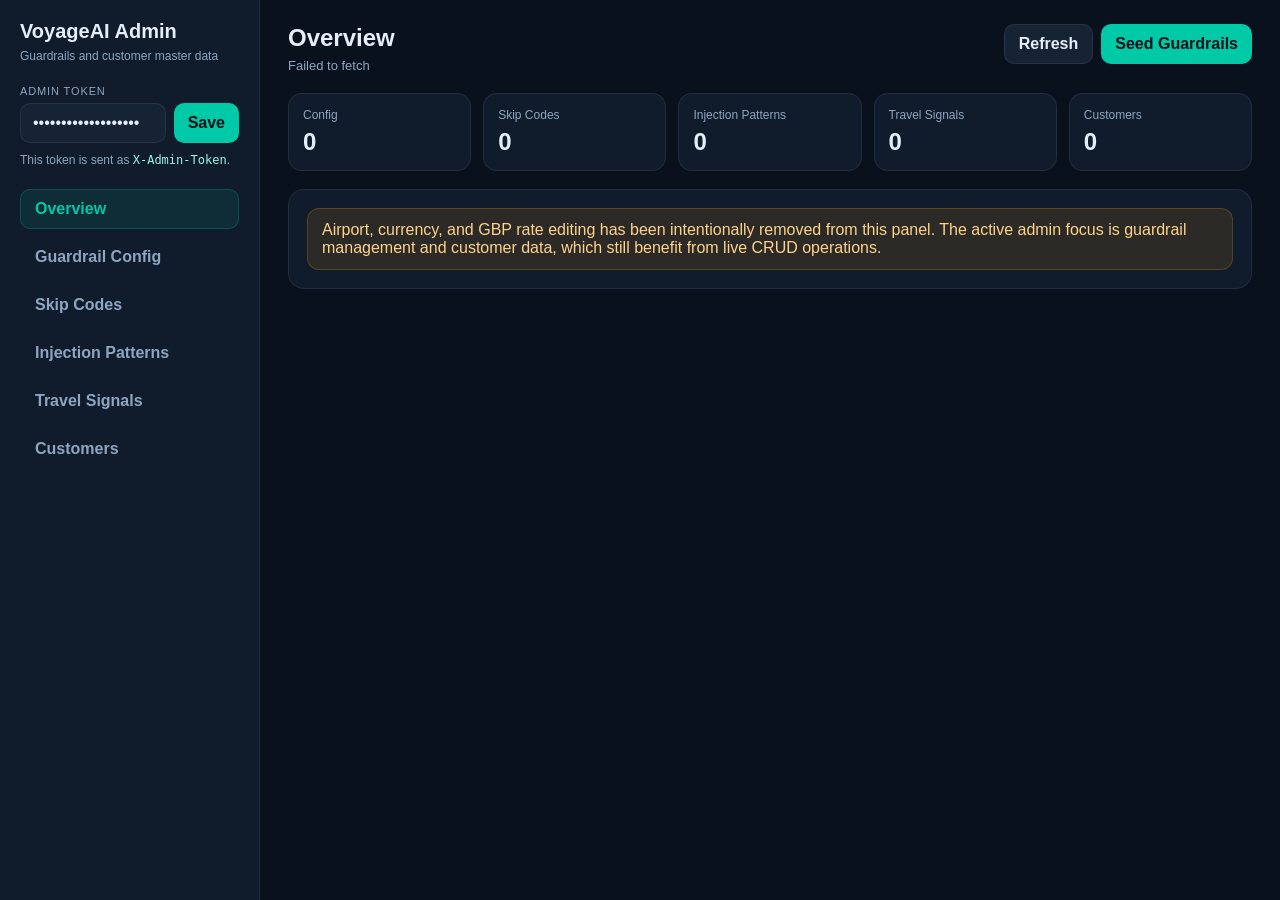
<file: frontend/admin.html>
<!DOCTYPE html>
<html lang="en">
<head>
<meta charset="UTF-8">
<meta name="viewport" content="width=device-width, initial-scale=1">
<title>VoyageAI Admin</title>
<style>
:root{
  --bg:#09111c;
  --panel:#101b2b;
  --panel2:#162335;
  --border:rgba(255,255,255,.08);
  --text:#e5eef9;
  --muted:#8ea6c2;
  --teal:#00c9a7;
  --amber:#f59e0b;
  --red:#ef4444;
  --font:Inter,Segoe UI,Arial,sans-serif;
}
*{box-sizing:border-box}
body{margin:0;background:var(--bg);color:var(--text);font-family:var(--font)}
button,input,select,textarea{font:inherit}
.layout{display:grid;grid-template-columns:260px 1fr;min-height:100vh}
.sidebar{background:var(--panel);border-right:1px solid var(--border);padding:20px}
.brand{font-size:20px;font-weight:700}
.sub{font-size:12px;color:var(--muted);margin:6px 0 22px}
.field{display:grid;gap:6px}
.field label{font-size:11px;color:var(--muted);text-transform:uppercase;letter-spacing:.08em}
input,select,textarea{width:100%;padding:10px 12px;border:1px solid var(--border);border-radius:10px;background:var(--panel2);color:var(--text)}
textarea{min-height:84px;resize:vertical}
button{border:0;border-radius:10px;padding:10px 14px;font-weight:600;cursor:pointer}
.btn-primary{background:var(--teal);color:#041019}
.btn-ghost{background:var(--panel2);color:var(--text);border:1px solid var(--border)}
.btn-danger{background:rgba(239,68,68,.14);color:#ffb9b9;border:1px solid rgba(239,68,68,.3)}
.token-wrap{display:grid;gap:10px;margin-bottom:22px}
.token-row{display:grid;grid-template-columns:1fr auto;gap:8px}
.nav{display:grid;gap:8px}
.nav button{text-align:left;background:transparent;color:var(--muted);border:1px solid transparent}
.nav button.active{background:rgba(0,201,167,.1);color:var(--teal);border-color:rgba(0,201,167,.24)}
.main{padding:24px 28px}
.topbar{display:flex;justify-content:space-between;align-items:flex-start;gap:16px;margin-bottom:20px}
.title{font-size:24px;font-weight:700}
.status{font-size:13px;color:var(--muted);margin-top:6px}
.hidden{display:none}
.stats{display:grid;grid-template-columns:repeat(auto-fit,minmax(150px,1fr));gap:12px;margin-bottom:18px}
.stat{background:var(--panel);border:1px solid var(--border);border-radius:14px;padding:14px}
.stat .k{font-size:12px;color:var(--muted)}
.stat .v{font-size:24px;font-weight:700;margin-top:6px}
.notice{background:rgba(245,158,11,.12);border:1px solid rgba(245,158,11,.22);color:#ffd38c;padding:12px 14px;border-radius:12px}
.split{display:grid;grid-template-columns:minmax(320px,430px) 1fr;gap:18px}
.card{background:var(--panel);border:1px solid var(--border);border-radius:16px;padding:18px}
.toolbar{display:flex;justify-content:space-between;align-items:center;gap:10px;flex-wrap:wrap;margin-bottom:14px}
.toolbar-left,.toolbar-right{display:flex;align-items:center;gap:10px;flex-wrap:wrap}
.form-grid{display:grid;gap:12px}
.field-row{display:grid;grid-template-columns:1fr 1fr;gap:12px}
.row-actions{display:flex;gap:8px;flex-wrap:wrap}
table{width:100%;border-collapse:collapse}
th,td{padding:12px 10px;border-bottom:1px solid rgba(255,255,255,.06);text-align:left;vertical-align:top}
th{font-size:11px;color:var(--muted);text-transform:uppercase;letter-spacing:.08em}
tr:last-child td{border-bottom:0}
.empty{padding:28px 10px;color:var(--muted);text-align:center}
.pill{display:inline-block;padding:4px 8px;border-radius:999px;background:rgba(0,201,167,.12);color:var(--teal);font-size:12px}
.pill.off{background:rgba(239,68,68,.14);color:#ffb9b9}
.small{font-size:12px;color:var(--muted)}
code{font-family:ui-monospace,SFMono-Regular,Consolas,monospace;color:#99f6e4}
@media (max-width: 980px){
  .layout{grid-template-columns:1fr}
  .sidebar{border-right:0;border-bottom:1px solid var(--border)}
  .split{grid-template-columns:1fr}
}
</style>
</head>
<body>
<div class="layout">
  <aside class="sidebar">
    <div class="brand">VoyageAI Admin</div>
    <div class="sub">Guardrails and customer master data</div>
    <div class="token-wrap">
      <div class="field">
        <label for="adminToken">Admin Token</label>
        <div class="token-row">
          <input id="adminToken" type="password" placeholder="voyageai-admin-2026">
          <button class="btn-primary" id="saveTokenBtn" type="button">Save</button>
        </div>
      </div>
      <div class="small">This token is sent as <code>X-Admin-Token</code>.</div>
    </div>
    <div class="nav">
      <button class="active" data-view="overview" type="button">Overview</button>
      <button data-view="config" type="button">Guardrail Config</button>
      <button data-view="skip" type="button">Skip Codes</button>
      <button data-view="injection" type="button">Injection Patterns</button>
      <button data-view="signals" type="button">Travel Signals</button>
      <button data-view="customers" type="button">Customers</button>
    </div>
  </aside>

  <main class="main">
    <div class="topbar">
      <div>
        <div class="title" id="pageTitle">Overview</div>
        <div class="status" id="pageStatus">Checking admin access...</div>
      </div>
      <div class="row-actions">
        <button class="btn-ghost" id="refreshAllBtn" type="button">Refresh</button>
        <button class="btn-primary" id="seedGuardrailsBtn" type="button">Seed Guardrails</button>
      </div>
    </div>

    <section id="view-overview">
      <div class="stats" id="statsGrid"></div>
      <div class="card">
        <div class="notice">
          Airport, currency, and GBP rate editing has been intentionally removed from this panel.
          The active admin focus is guardrail management and customer data, which still benefit from live CRUD operations.
        </div>
      </div>
    </section>

    <section id="view-config" class="hidden">
      <div class="split">
        <div class="card">
          <div class="toolbar">
            <div class="toolbar-left"><strong>Config Editor</strong></div>
            <div class="toolbar-right"><button class="btn-ghost" id="resetConfigBtn" type="button">New</button></div>
          </div>
          <div class="form-grid">
            <input id="configOriginalKey" type="hidden">
            <div class="field"><label for="configKey">Key</label><input id="configKey" placeholder="CONFIDENCE_THRESHOLD"></div>
            <div class="field-row">
              <div class="field"><label for="configValue">Value</label><input id="configValue" placeholder="0.72"></div>
              <div class="field"><label for="configType">Type</label>
                <select id="configType">
                  <option>float</option>
                  <option>int</option>
                  <option>str</option>
                  <option>bool</option>
                </select>
              </div>
            </div>
            <div class="field"><label for="configDescription">Description</label><textarea id="configDescription"></textarea></div>
            <div class="row-actions">
              <button class="btn-primary" id="saveConfigBtn" type="button">Save</button>
              <button class="btn-danger hidden" id="deleteConfigBtn" type="button">Delete</button>
            </div>
          </div>
        </div>
        <div class="card">
          <div class="toolbar">
            <div class="toolbar-left"><strong>Config Rows</strong></div>
            <div class="toolbar-right"><input id="configSearch" placeholder="Search config"></div>
          </div>
          <table>
            <thead><tr><th>Key</th><th>Value</th><th>Type</th><th></th></tr></thead>
            <tbody id="configTable"></tbody>
          </table>
        </div>
      </div>
    </section>

    <section id="view-skip" class="hidden">
      <div class="split">
        <div class="card">
          <div class="toolbar">
            <div class="toolbar-left"><strong>Skip Code Editor</strong></div>
            <div class="toolbar-right"><button class="btn-ghost" id="resetSkipBtn" type="button">New</button></div>
          </div>
          <div class="form-grid">
            <input id="skipOriginalCode" type="hidden">
            <input id="skipOriginalCategory" type="hidden">
            <div class="field-row">
              <div class="field"><label for="skipCode">Code</label><input id="skipCode" maxlength="8" placeholder="TAP"></div>
              <div class="field"><label for="skipCategory">Category</label><input id="skipCategory" placeholder="AIRLINE"></div>
            </div>
            <div class="field"><label for="skipDescription">Description</label><textarea id="skipDescription"></textarea></div>
            <div class="row-actions">
              <button class="btn-primary" id="saveSkipBtn" type="button">Save</button>
              <button class="btn-danger hidden" id="deleteSkipBtn" type="button">Delete</button>
            </div>
          </div>
        </div>
        <div class="card">
          <div class="toolbar">
            <div class="toolbar-left"><strong>Skip Codes</strong></div>
            <div class="toolbar-right">
              <input id="skipSearch" placeholder="Search skip code">
              <select id="skipFilter"><option value="">All categories</option></select>
            </div>
          </div>
          <table>
            <thead><tr><th>Code</th><th>Category</th><th>Description</th><th></th></tr></thead>
            <tbody id="skipTable"></tbody>
          </table>
        </div>
      </div>
    </section>

    <section id="view-injection" class="hidden">
      <div class="split">
        <div class="card">
          <div class="toolbar">
            <div class="toolbar-left"><strong>Injection Pattern Editor</strong></div>
            <div class="toolbar-right"><button class="btn-ghost" id="resetInjectionBtn" type="button">New</button></div>
          </div>
          <div class="form-grid">
            <input id="injectionId" type="hidden">
            <div class="field"><label for="injectionPattern">Regex Pattern</label><textarea id="injectionPattern"></textarea></div>
            <div class="field"><label for="injectionDescription">Description</label><textarea id="injectionDescription"></textarea></div>
            <div class="field">
              <label for="injectionEnabled">Enabled</label>
              <select id="injectionEnabled">
                <option value="1">Enabled</option>
                <option value="0">Disabled</option>
              </select>
            </div>
            <div class="row-actions">
              <button class="btn-primary" id="saveInjectionBtn" type="button">Save</button>
              <button class="btn-danger hidden" id="deleteInjectionBtn" type="button">Delete</button>
            </div>
          </div>
        </div>
        <div class="card">
          <div class="toolbar">
            <div class="toolbar-left"><strong>Injection Patterns</strong></div>
            <div class="toolbar-right"><input id="injectionSearch" placeholder="Search pattern"></div>
          </div>
          <table>
            <thead><tr><th>Pattern</th><th>Status</th><th></th></tr></thead>
            <tbody id="injectionTable"></tbody>
          </table>
        </div>
      </div>
    </section>

    <section id="view-signals" class="hidden">
      <div class="split">
        <div class="card">
          <div class="toolbar">
            <div class="toolbar-left"><strong>Travel Signal Editor</strong></div>
            <div class="toolbar-right"><button class="btn-ghost" id="resetSignalBtn" type="button">New</button></div>
          </div>
          <div class="form-grid">
            <input id="signalOriginalName" type="hidden">
            <div class="field"><label for="signalName">Signal</label><input id="signalName" placeholder="flight"></div>
            <div class="field"><label for="signalCategory">Category</label>
              <select id="signalCategory">
                <option>CORE</option>
                <option>MODIFICATION</option>
                <option>DESTINATION</option>
              </select>
            </div>
            <div class="row-actions">
              <button class="btn-primary" id="saveSignalBtn" type="button">Save</button>
              <button class="btn-danger hidden" id="deleteSignalBtn" type="button">Delete</button>
            </div>
          </div>
        </div>
        <div class="card">
          <div class="toolbar">
            <div class="toolbar-left"><strong>Travel Signals</strong></div>
            <div class="toolbar-right">
              <input id="signalSearch" placeholder="Search signal">
              <select id="signalFilter"><option value="">All categories</option></select>
            </div>
          </div>
          <table>
            <thead><tr><th>Signal</th><th>Category</th><th></th></tr></thead>
            <tbody id="signalTable"></tbody>
          </table>
        </div>
      </div>
    </section>

    <section id="view-customers" class="hidden">
      <div class="split">
        <div class="card">
          <div class="toolbar">
            <div class="toolbar-left"><strong>Customer Editor</strong></div>
            <div class="toolbar-right"><button class="btn-ghost" id="resetCustomerBtn" type="button">New</button></div>
          </div>
          <div class="form-grid">
            <input id="customerId" type="hidden">
            <div class="field-row">
              <div class="field"><label for="customerName">Name</label><input id="customerName"></div>
              <div class="field"><label for="customerEmail">Email</label><input id="customerEmail" type="email"></div>
            </div>
            <div class="field-row">
              <div class="field"><label for="customerMemberId">Member ID</label><input id="customerMemberId"></div>
              <div class="field"><label for="customerTier">Tier</label>
                <select id="customerTier">
                  <option>Blue</option>
                  <option>Silver</option>
                  <option>Gold</option>
                  <option>Platinum</option>
                </select>
              </div>
            </div>
            <div class="field-row">
              <div class="field"><label for="customerPoints">Points</label><input id="customerPoints" type="number" min="0"></div>
              <div class="field"><label for="customerStyle">Travel Style</label>
                <select id="customerStyle">
                  <option>leisure</option>
                  <option>family</option>
                  <option>business</option>
                  <option>adventure</option>
                  <option>luxury</option>
                  <option>budget</option>
                </select>
              </div>
            </div>
            <div class="field-row">
              <div class="field"><label for="customerBudget">Typical Budget GBP</label><input id="customerBudget" type="number" min="0" step="0.01"></div>
              <div class="field"><label for="customerNights">Typical Nights</label><input id="customerNights" type="number" min="1"></div>
            </div>
            <div class="field-row">
              <div class="field"><label for="customerAdults">Adults in Family</label><input id="customerAdults" type="number" min="1"></div>
              <div class="field"><label for="customerChildren">Children in Family</label><input id="customerChildren" type="number" min="0"></div>
            </div>
            <div class="field"><label for="customerInterests">Interests</label><textarea id="customerInterests" placeholder="beach, food, family"></textarea></div>
            <div class="row-actions">
              <button class="btn-primary" id="saveCustomerBtn" type="button">Save</button>
              <button class="btn-danger hidden" id="deleteCustomerBtn" type="button">Delete</button>
            </div>
          </div>
        </div>
        <div class="card">
          <div class="toolbar">
            <div class="toolbar-left"><strong>Customers</strong></div>
            <div class="toolbar-right"><input id="customerSearch" placeholder="Search customer"></div>
          </div>
          <table>
            <thead><tr><th>Name</th><th>Member</th><th>Tier</th><th></th></tr></thead>
            <tbody id="customerTable"></tbody>
          </table>
        </div>
      </div>
    </section>
  </main>
</div>

<script>
const API = "http://127.0.0.1:5000/api";
const TOKEN_KEY = "voyage_admin_token";

const state = {
  view: "overview",
  stats: {},
  config: [],
  skip: [],
  skipCategories: [],
  injection: [],
  signals: [],
  signalCategories: [],
  customers: [],
};

function qs(id) { return document.getElementById(id); }
function token() { return qs("adminToken").value.trim(); }
function escaped(value) {
  return String(value ?? "")
    .replaceAll("&", "&amp;")
    .replaceAll("<", "&lt;")
    .replaceAll(">", "&gt;")
    .replaceAll('"', "&quot;");
}
function setStatus(text) { qs("pageStatus").textContent = text; }
function parseInterests(value) {
  return String(value || "").split(",").map(s => s.trim()).filter(Boolean);
}
function joinInterests(value) {
  return Array.isArray(value) ? value.join(", ") : (value || "");
}

async function api(path, options = {}) {
  const adminToken = token();
  if (!adminToken) throw new Error("Enter the admin token first.");
  const headers = { "Content-Type": "application/json", "X-Admin-Token": adminToken, ...(options.headers || {}) };
  const response = await fetch(API + path, { ...options, headers });
  const data = await response.json().catch(() => ({}));
  if (!response.ok) throw new Error(data.error || ("Request failed with " + response.status));
  return data;
}

function saveToken() {
  localStorage.setItem(TOKEN_KEY, token());
}

function switchView(view) {
  state.view = view;
  document.querySelectorAll(".nav button").forEach(btn => btn.classList.toggle("active", btn.dataset.view === view));
  document.querySelectorAll("main section").forEach(section => section.classList.add("hidden"));
  qs("view-" + view).classList.remove("hidden");
  qs("pageTitle").textContent = {
    overview: "Overview",
    config: "Guardrail Config",
    skip: "Skip Codes",
    injection: "Injection Patterns",
    signals: "Travel Signals",
    customers: "Customers",
  }[view] || view;
}

function renderStats() {
  const s = state.stats || {};
  qs("statsGrid").innerHTML = [
    ["Config", s.guardrail_config || 0],
    ["Skip Codes", s.guardrail_skip_codes || 0],
    ["Injection Patterns", s.guardrail_injection_patterns || 0],
    ["Travel Signals", s.guardrail_travel_signals || 0],
    ["Customers", s.customers || 0],
  ].map(([k, v]) => `<div class="stat"><div class="k">${escaped(k)}</div><div class="v">${escaped(v)}</div></div>`).join("");
}

async function loadStats() {
  state.stats = await api("/admin/stats");
  renderStats();
}

function renderConfig() {
  const search = qs("configSearch").value.trim().toLowerCase();
  const rows = state.config.filter(row =>
    !search || [row.key, row.value, row.dtype, row.description].some(v => String(v || "").toLowerCase().includes(search))
  );
  qs("configTable").innerHTML = rows.length ? rows.map(row => `
    <tr>
      <td><code>${escaped(row.key)}</code></td>
      <td>${escaped(row.value)}</td>
      <td>${escaped(row.dtype)}</td>
      <td><button class="btn-ghost" type="button" onclick="editConfig('${escaped(row.key)}')">Edit</button></td>
    </tr>
  `).join("") : `<tr><td colspan="4" class="empty">No config rows found</td></tr>`;
}

async function loadConfig() {
  state.config = await api("/admin/guardrail/config");
  renderConfig();
}

function resetConfigForm() {
  qs("configOriginalKey").value = "";
  qs("configKey").value = "";
  qs("configValue").value = "";
  qs("configType").value = "float";
  qs("configDescription").value = "";
  qs("deleteConfigBtn").classList.add("hidden");
}

window.editConfig = function editConfig(key) {
  const row = state.config.find(item => item.key === key);
  if (!row) return;
  qs("configOriginalKey").value = row.key || "";
  qs("configKey").value = row.key || "";
  qs("configValue").value = row.value || "";
  qs("configType").value = row.dtype || "float";
  qs("configDescription").value = row.description || "";
  qs("deleteConfigBtn").classList.remove("hidden");
};

async function saveConfig() {
  const originalKey = qs("configOriginalKey").value.trim();
  const payload = {
    key: qs("configKey").value.trim(),
    value: qs("configValue").value.trim(),
    dtype: qs("configType").value,
    description: qs("configDescription").value.trim(),
  };
  if (originalKey && originalKey !== payload.key) {
    await api("/admin/guardrail/config/" + encodeURIComponent(originalKey), { method: "DELETE" });
  }
  await api("/admin/guardrail/config", { method: "POST", body: JSON.stringify(payload) });
  setStatus("Guardrail config saved.");
  await loadConfig();
  await loadStats();
  resetConfigForm();
}

async function deleteConfig() {
  const key = qs("configOriginalKey").value.trim() || qs("configKey").value.trim();
  if (!key || !confirm("Delete this config key?")) return;
  await api("/admin/guardrail/config/" + encodeURIComponent(key), { method: "DELETE" });
  setStatus("Guardrail config deleted.");
  await loadConfig();
  await loadStats();
  resetConfigForm();
}

function renderSkip() {
  const search = qs("skipSearch").value.trim().toLowerCase();
  const filter = qs("skipFilter").value;
  const rows = state.skip.filter(row => {
    const matchesFilter = !filter || row.category === filter;
    const matchesSearch = !search || [row.code, row.category, row.description].some(v => String(v || "").toLowerCase().includes(search));
    return matchesFilter && matchesSearch;
  });
  qs("skipTable").innerHTML = rows.length ? rows.map(row => `
    <tr>
      <td><code>${escaped(row.code)}</code></td>
      <td>${escaped(row.category)}</td>
      <td>${escaped(row.description || "")}</td>
      <td><button class="btn-ghost" type="button" onclick="editSkip('${escaped(row.code)}','${escaped(row.category)}')">Edit</button></td>
    </tr>
  `).join("") : `<tr><td colspan="4" class="empty">No skip codes found</td></tr>`;
}

async function loadSkip() {
  const data = await api("/admin/guardrail/skip-codes");
  state.skip = data.rows || [];
  state.skipCategories = data.categories || [];
  qs("skipFilter").innerHTML = `<option value="">All categories</option>` + state.skipCategories.map(cat => `<option value="${escaped(cat)}">${escaped(cat)}</option>`).join("");
  renderSkip();
}

function resetSkipForm() {
  qs("skipOriginalCode").value = "";
  qs("skipOriginalCategory").value = "";
  qs("skipCode").value = "";
  qs("skipCategory").value = "";
  qs("skipDescription").value = "";
  qs("deleteSkipBtn").classList.add("hidden");
}

window.editSkip = function editSkip(code, category) {
  const row = state.skip.find(item => item.code === code && item.category === category);
  if (!row) return;
  qs("skipOriginalCode").value = row.code || "";
  qs("skipOriginalCategory").value = row.category || "";
  qs("skipCode").value = row.code || "";
  qs("skipCategory").value = row.category || "";
  qs("skipDescription").value = row.description || "";
  qs("deleteSkipBtn").classList.remove("hidden");
};

async function saveSkip() {
  const originalCode = qs("skipOriginalCode").value.trim();
  const originalCategory = qs("skipOriginalCategory").value.trim();
  const payload = {
    code: qs("skipCode").value.trim().toUpperCase(),
    category: qs("skipCategory").value.trim().toUpperCase(),
    description: qs("skipDescription").value.trim(),
  };
  if (originalCode && (originalCode !== payload.code || originalCategory !== payload.category)) {
    await api("/admin/guardrail/skip-codes/" + encodeURIComponent(originalCode) + "?category=" + encodeURIComponent(originalCategory), { method: "DELETE" });
  }
  await api("/admin/guardrail/skip-codes", { method: "POST", body: JSON.stringify(payload) });
  setStatus("Skip code saved.");
  await loadSkip();
  await loadStats();
  resetSkipForm();
}

async function deleteSkip() {
  const code = qs("skipOriginalCode").value.trim();
  const category = qs("skipOriginalCategory").value.trim();
  if (!code || !confirm("Delete this skip code?")) return;
  await api("/admin/guardrail/skip-codes/" + encodeURIComponent(code) + "?category=" + encodeURIComponent(category), { method: "DELETE" });
  setStatus("Skip code deleted.");
  await loadSkip();
  await loadStats();
  resetSkipForm();
}

function renderInjection() {
  const search = qs("injectionSearch").value.trim().toLowerCase();
  const rows = state.injection.filter(row =>
    !search || [row.pattern, row.description].some(v => String(v || "").toLowerCase().includes(search))
  );
  qs("injectionTable").innerHTML = rows.length ? rows.map(row => `
    <tr>
      <td><code>${escaped(row.pattern)}</code><div class="small">${escaped(row.description || "")}</div></td>
      <td><span class="pill ${row.enabled ? "" : "off"}">${row.enabled ? "Enabled" : "Disabled"}</span></td>
      <td><button class="btn-ghost" type="button" onclick="editInjection(${row.id})">Edit</button></td>
    </tr>
  `).join("") : `<tr><td colspan="3" class="empty">No injection patterns found</td></tr>`;
}

async function loadInjection() {
  state.injection = await api("/admin/guardrail/injection-patterns");
  renderInjection();
}

function resetInjectionForm() {
  qs("injectionId").value = "";
  qs("injectionPattern").value = "";
  qs("injectionDescription").value = "";
  qs("injectionEnabled").value = "1";
  qs("deleteInjectionBtn").classList.add("hidden");
}

window.editInjection = function editInjection(id) {
  const row = state.injection.find(item => Number(item.id) === Number(id));
  if (!row) return;
  qs("injectionId").value = row.id;
  qs("injectionPattern").value = row.pattern || "";
  qs("injectionDescription").value = row.description || "";
  qs("injectionEnabled").value = row.enabled ? "1" : "0";
  qs("deleteInjectionBtn").classList.remove("hidden");
};

async function saveInjection() {
  const id = qs("injectionId").value.trim();
  const payload = {
    pattern: qs("injectionPattern").value.trim(),
    description: qs("injectionDescription").value.trim(),
    enabled: Number(qs("injectionEnabled").value),
  };
  if (id) {
    const current = state.injection.find(item => String(item.id) === id);
    if (current && current.pattern !== payload.pattern) {
      await api("/admin/guardrail/injection-patterns/" + encodeURIComponent(id), { method: "DELETE" });
      await api("/admin/guardrail/injection-patterns", { method: "POST", body: JSON.stringify(payload) });
    } else {
      if (current && current.description !== payload.description) {
        await api("/admin/guardrail/injection-patterns/" + encodeURIComponent(id), { method: "DELETE" });
        await api("/admin/guardrail/injection-patterns", { method: "POST", body: JSON.stringify(payload) });
      }
      await api("/admin/guardrail/injection-patterns/" + encodeURIComponent(id), { method: "PATCH", body: JSON.stringify({ enabled: payload.enabled }) });
    }
  } else {
    await api("/admin/guardrail/injection-patterns", { method: "POST", body: JSON.stringify(payload) });
  }
  setStatus("Injection pattern saved.");
  await loadInjection();
  await loadStats();
  resetInjectionForm();
}

async function deleteInjection() {
  const id = qs("injectionId").value.trim();
  if (!id || !confirm("Delete this injection pattern?")) return;
  await api("/admin/guardrail/injection-patterns/" + encodeURIComponent(id), { method: "DELETE" });
  setStatus("Injection pattern deleted.");
  await loadInjection();
  await loadStats();
  resetInjectionForm();
}

function renderSignals() {
  const search = qs("signalSearch").value.trim().toLowerCase();
  const filter = qs("signalFilter").value;
  const rows = state.signals.filter(row => {
    const matchesFilter = !filter || row.category === filter;
    const matchesSearch = !search || String(row.signal || "").toLowerCase().includes(search);
    return matchesFilter && matchesSearch;
  });
  qs("signalTable").innerHTML = rows.length ? rows.map(row => `
    <tr>
      <td><code>${escaped(row.signal)}</code></td>
      <td>${escaped(row.category)}</td>
      <td><button class="btn-ghost" type="button" onclick="editSignal('${escaped(row.signal)}')">Edit</button></td>
    </tr>
  `).join("") : `<tr><td colspan="3" class="empty">No travel signals found</td></tr>`;
}

async function loadSignals() {
  const data = await api("/admin/guardrail/travel-signals");
  state.signals = data.rows || [];
  state.signalCategories = data.categories || [];
  qs("signalFilter").innerHTML = `<option value="">All categories</option>` + state.signalCategories.map(cat => `<option value="${escaped(cat)}">${escaped(cat)}</option>`).join("");
  renderSignals();
}

function resetSignalForm() {
  qs("signalOriginalName").value = "";
  qs("signalName").value = "";
  qs("signalCategory").value = "CORE";
  qs("deleteSignalBtn").classList.add("hidden");
}

window.editSignal = function editSignal(signal) {
  const row = state.signals.find(item => item.signal === signal);
  if (!row) return;
  qs("signalOriginalName").value = row.signal || "";
  qs("signalName").value = row.signal || "";
  qs("signalCategory").value = row.category || "CORE";
  qs("deleteSignalBtn").classList.remove("hidden");
};

async function saveSignal() {
  const originalSignal = qs("signalOriginalName").value.trim();
  const payload = {
    signal: qs("signalName").value.trim().toLowerCase(),
    category: qs("signalCategory").value,
  };
  if (originalSignal && originalSignal !== payload.signal) {
    await api("/admin/guardrail/travel-signals/" + encodeURIComponent(originalSignal), { method: "DELETE" });
  }
  await api("/admin/guardrail/travel-signals", { method: "POST", body: JSON.stringify(payload) });
  setStatus("Travel signal saved.");
  await loadSignals();
  await loadStats();
  resetSignalForm();
}

async function deleteSignal() {
  const signal = qs("signalOriginalName").value.trim() || qs("signalName").value.trim();
  if (!signal || !confirm("Delete this signal?")) return;
  await api("/admin/guardrail/travel-signals/" + encodeURIComponent(signal), { method: "DELETE" });
  setStatus("Travel signal deleted.");
  await loadSignals();
  await loadStats();
  resetSignalForm();
}

function renderCustomers() {
  const search = qs("customerSearch").value.trim().toLowerCase();
  const rows = state.customers.filter(row =>
    !search || [row.name, row.email, row.member_id, row.id].some(v => String(v || "").toLowerCase().includes(search))
  );
  qs("customerTable").innerHTML = rows.length ? rows.map(row => `
    <tr>
      <td><strong>${escaped(row.name)}</strong><div class="small">${escaped(row.email || "")}</div></td>
      <td>${escaped(row.member_id || row.id)}</td>
      <td>${escaped(row.loyalty_tier || "Blue")}</td>
      <td><button class="btn-ghost" type="button" onclick="editCustomer('${escaped(row.id)}')">Edit</button></td>
    </tr>
  `).join("") : `<tr><td colspan="4" class="empty">No customers found</td></tr>`;
}

async function loadCustomers() {
  const data = await api("/admin/customers");
  state.customers = data.rows || [];
  renderCustomers();
}

function resetCustomerForm() {
  qs("customerId").value = "";
  qs("customerName").value = "";
  qs("customerEmail").value = "";
  qs("customerMemberId").value = "";
  qs("customerTier").value = "Blue";
  qs("customerPoints").value = "0";
  qs("customerStyle").value = "leisure";
  qs("customerBudget").value = "3000";
  qs("customerNights").value = "7";
  qs("customerAdults").value = "2";
  qs("customerChildren").value = "0";
  qs("customerInterests").value = "";
  qs("deleteCustomerBtn").classList.add("hidden");
}

window.editCustomer = function editCustomer(id) {
  const row = state.customers.find(item => item.id === id);
  if (!row) return;
  qs("customerId").value = row.id || "";
  qs("customerName").value = row.name || "";
  qs("customerEmail").value = row.email || "";
  qs("customerMemberId").value = row.member_id || "";
  qs("customerTier").value = row.loyalty_tier || "Blue";
  qs("customerPoints").value = row.loyalty_points ?? 0;
  qs("customerStyle").value = row.travel_style || "leisure";
  qs("customerBudget").value = row.typical_budget_gbp ?? 3000;
  qs("customerNights").value = row.typical_nights ?? 7;
  qs("customerAdults").value = row.adults_in_family ?? 2;
  qs("customerChildren").value = row.children_in_family ?? 0;
  qs("customerInterests").value = joinInterests(row.interests);
  qs("deleteCustomerBtn").classList.remove("hidden");
};

async function saveCustomer() {
  const id = qs("customerId").value.trim();
  const payload = {
    name: qs("customerName").value.trim(),
    email: qs("customerEmail").value.trim(),
    member_id: qs("customerMemberId").value.trim(),
    loyalty_tier: qs("customerTier").value,
    loyalty_points: Number(qs("customerPoints").value || 0),
    travel_style: qs("customerStyle").value,
    typical_budget_gbp: Number(qs("customerBudget").value || 0),
    typical_nights: Number(qs("customerNights").value || 7),
    adults_in_family: Number(qs("customerAdults").value || 2),
    children_in_family: Number(qs("customerChildren").value || 0),
    interests: parseInterests(qs("customerInterests").value),
  };
  if (id) {
    await api("/admin/customers/" + encodeURIComponent(id), { method: "PATCH", body: JSON.stringify(payload) });
    setStatus("Customer updated.");
  } else {
    await api("/admin/customers", { method: "POST", body: JSON.stringify(payload) });
    setStatus("Customer created.");
  }
  await loadCustomers();
  await loadStats();
  resetCustomerForm();
}

async function deleteCustomer() {
  const id = qs("customerId").value.trim();
  if (!id || !confirm("Delete this customer?")) return;
  await api("/admin/customers/" + encodeURIComponent(id), { method: "DELETE" });
  setStatus("Customer deleted.");
  await loadCustomers();
  await loadStats();
  resetCustomerForm();
}

async function refreshAll() {
  try {
    setStatus("Loading admin data...");
    await Promise.all([loadStats(), loadConfig(), loadSkip(), loadInjection(), loadSignals(), loadCustomers()]);
    setStatus("Admin data loaded.");
  } catch (error) {
    setStatus(error.message);
  }
}

async function seedGuardrails() {
  try {
    setStatus("Seeding guardrail tables...");
    const data = await api("/admin/guardrail/bootstrap", { method: "POST", body: JSON.stringify({}) });
    await refreshAll();
    setStatus(
      "Guardrails seeded: " +
      Object.entries(data.counts || {}).map(([k, v]) => `${k}=${v}`).join(", ")
    );
  } catch (error) {
    setStatus(error.message);
  }
}

document.querySelectorAll(".nav button").forEach(btn => btn.addEventListener("click", () => switchView(btn.dataset.view)));
qs("saveTokenBtn").addEventListener("click", async () => { saveToken(); await refreshAll(); });
qs("refreshAllBtn").addEventListener("click", refreshAll);
qs("seedGuardrailsBtn").addEventListener("click", seedGuardrails);
qs("configSearch").addEventListener("input", renderConfig);
qs("skipSearch").addEventListener("input", renderSkip);
qs("skipFilter").addEventListener("change", renderSkip);
qs("injectionSearch").addEventListener("input", renderInjection);
qs("signalSearch").addEventListener("input", renderSignals);
qs("signalFilter").addEventListener("change", renderSignals);
qs("customerSearch").addEventListener("input", renderCustomers);

qs("resetConfigBtn").addEventListener("click", resetConfigForm);
qs("saveConfigBtn").addEventListener("click", saveConfig);
qs("deleteConfigBtn").addEventListener("click", deleteConfig);

qs("resetSkipBtn").addEventListener("click", resetSkipForm);
qs("saveSkipBtn").addEventListener("click", saveSkip);
qs("deleteSkipBtn").addEventListener("click", deleteSkip);

qs("resetInjectionBtn").addEventListener("click", resetInjectionForm);
qs("saveInjectionBtn").addEventListener("click", saveInjection);
qs("deleteInjectionBtn").addEventListener("click", deleteInjection);

qs("resetSignalBtn").addEventListener("click", resetSignalForm);
qs("saveSignalBtn").addEventListener("click", saveSignal);
qs("deleteSignalBtn").addEventListener("click", deleteSignal);

qs("resetCustomerBtn").addEventListener("click", resetCustomerForm);
qs("saveCustomerBtn").addEventListener("click", saveCustomer);
qs("deleteCustomerBtn").addEventListener("click", deleteCustomer);

qs("adminToken").value = localStorage.getItem(TOKEN_KEY) || "voyageai-admin-2026";
resetConfigForm();
resetSkipForm();
resetInjectionForm();
resetSignalForm();
resetCustomerForm();
renderStats();
refreshAll();
</script>
</body>
</html>
</file>
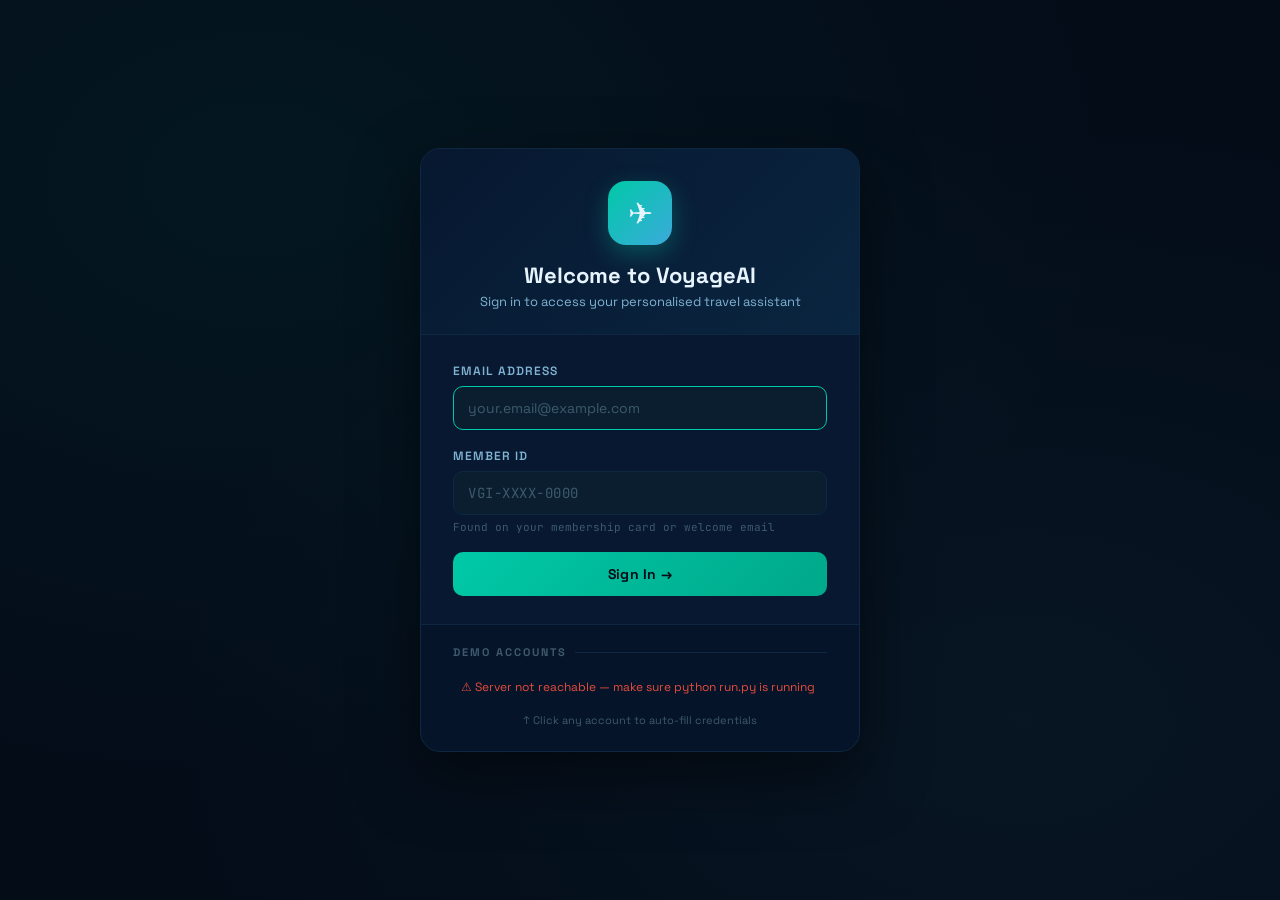
<file: frontend/login.html>
<!DOCTYPE html>
<html lang="en">
<head>
  <meta charset="UTF-8">
  <meta name="viewport" content="width=device-width, initial-scale=1.0">
  <title>VoyageAI — Sign In</title>
  <link rel="preconnect" href="https://fonts.googleapis.com">
  <link href="https://fonts.googleapis.com/css2?family=Space+Grotesk:wght@300;400;500;600;700&family=JetBrains+Mono:wght@400;500&display=swap" rel="stylesheet">
  <style>
    :root {
      --bg:#040C18;--bg2:#071830;--bg3:#0A1E30;--border:#0D2840;
      --teal:#00C9A7;--blue:#3BAADB;--amber:#F39C12;--gold:#F1C40F;
      --red:#E74C3C;--green:#27AE60;--purple:#9B59B6;
      --text:#E8F4FD;--muted:#7FB3D3;--dim:#3D5A6B;
      --font:'Space Grotesk',sans-serif;--mono:'JetBrains Mono',monospace;
    }
    *,*::before,*::after{box-sizing:border-box;margin:0;padding:0}
    body{background:var(--bg);color:var(--text);font-family:var(--font);
         min-height:100vh;display:flex;flex-direction:column;align-items:center;
         justify-content:center;padding:20px;
         background-image:
           radial-gradient(ellipse at 20% 20%, rgba(0,201,167,.06) 0%, transparent 60%),
           radial-gradient(ellipse at 80% 80%, rgba(59,170,219,.06) 0%, transparent 60%)}

    /* ── CARD ── */
    .login-card{
      width:100%;max-width:440px;
      background:var(--bg2);
      border:1px solid var(--border);
      border-radius:20px;
      overflow:hidden;
      box-shadow:0 24px 64px rgba(0,0,0,.5);
    }

    /* ── HEADER ── */
    .card-header{
      background:linear-gradient(135deg,#071830,#0A2540);
      padding:32px 32px 24px;
      border-bottom:1px solid var(--border);
      text-align:center;
    }
    .logo-ring{
      width:64px;height:64px;
      background:linear-gradient(135deg,var(--teal),var(--blue));
      border-radius:18px;
      display:flex;align-items:center;justify-content:center;
      font-size:30px;margin:0 auto 16px;
      box-shadow:0 8px 24px rgba(0,201,167,.3);
    }
    .card-title{font-size:22px;font-weight:700;margin-bottom:4px}
    .card-sub{font-size:13px;color:var(--muted)}

    /* ── FORM ── */
    .card-body{padding:28px 32px}
    .field{margin-bottom:18px}
    .field label{
      display:block;font-size:12px;font-weight:600;
      color:var(--muted);letter-spacing:1px;text-transform:uppercase;
      margin-bottom:7px;
    }
    .field input{
      width:100%;background:var(--bg3);
      border:1px solid var(--border);
      border-radius:10px;padding:12px 14px;
      color:var(--text);font-family:var(--font);font-size:14px;
      outline:none;transition:border-color .2s;
    }
    .field input:focus{border-color:var(--teal)}
    .field input::placeholder{color:var(--dim)}

    .field .input-hint{
      font-size:11px;color:var(--dim);margin-top:5px;font-family:var(--mono);
    }

    /* ── ERROR ── */
    .error-box{
      background:rgba(231,76,60,.12);border:1px solid rgba(231,76,60,.35);
      border-radius:10px;padding:11px 14px;
      font-size:13px;color:#FF8080;margin-bottom:18px;
      display:none;align-items:center;gap:8px;
    }
    .error-box.visible{display:flex}

    /* ── BUTTON ── */
    .btn-login{
      width:100%;padding:13px;border-radius:10px;
      background:linear-gradient(135deg,var(--teal),#00A88A);
      border:none;color:#040C18;font-family:var(--font);
      font-size:14px;font-weight:700;cursor:pointer;
      transition:all .2s;letter-spacing:.3px;
    }
    .btn-login:hover{transform:translateY(-1px);box-shadow:0 6px 20px rgba(0,201,167,.35)}
    .btn-login:disabled{background:var(--dim);cursor:not-allowed;transform:none;box-shadow:none}
    .btn-login .spinner{display:none}
    .btn-login.loading .spinner{display:inline}
    .btn-login.loading .label{display:none}

    /* ── DEMO ACCOUNTS ── */
    .demo-section{
      border-top:1px solid var(--border);
      padding:20px 32px 24px;
      background:rgba(0,0,0,.15);
    }
    .demo-title{
      font-size:11px;font-weight:700;letter-spacing:2px;
      color:var(--dim);text-transform:uppercase;margin-bottom:12px;
      display:flex;align-items:center;gap:8px;
    }
    .demo-title::after{content:'';flex:1;height:1px;background:var(--border)}

    .demo-grid{display:flex;flex-direction:column;gap:6px}
    .demo-row{
      display:flex;align-items:center;gap:10px;
      background:var(--bg3);border:1px solid var(--border);
      border-radius:10px;padding:9px 12px;cursor:pointer;
      transition:all .2s;
    }
    .demo-row:hover{border-color:var(--teal);background:rgba(0,201,167,.05)}
    .demo-avatar{
      width:32px;height:32px;border-radius:8px;
      display:flex;align-items:center;justify-content:center;
      font-size:15px;flex-shrink:0;
    }
    .demo-info{flex:1;min-width:0}
    .demo-name{font-size:13px;font-weight:600;white-space:nowrap;overflow:hidden;text-overflow:ellipsis}
    .demo-email{font-size:11px;color:var(--muted);font-family:var(--mono);white-space:nowrap;overflow:hidden;text-overflow:ellipsis}
    .demo-tier{
      font-size:10px;font-weight:700;padding:3px 8px;
      border-radius:10px;flex-shrink:0;
    }
    .t-Blue    {background:rgba(59,170,219,.15);color:var(--blue);border:1px solid rgba(59,170,219,.3)}
    .t-Silver  {background:rgba(192,192,192,.15);color:#C0C0C0;border:1px solid rgba(192,192,192,.3)}
    .t-Gold    {background:rgba(241,196,15,.15);color:var(--gold);border:1px solid rgba(241,196,15,.3)}
    .t-Platinum{background:rgba(155,89,182,.15);color:var(--purple);border:1px solid rgba(155,89,182,.3)}

    .click-hint{font-size:11px;color:var(--dim);text-align:center;margin-top:10px}
  </style>
</head>
<body>

<div class="login-card">

  <!-- Header -->
  <div class="card-header">
    <div class="logo-ring">✈</div>
    <div class="card-title">Welcome to VoyageAI</div>
    <div class="card-sub">Sign in to access your personalised travel assistant</div>
  </div>

  <!-- Form -->
  <div class="card-body">
    <div class="error-box" id="errorBox">
      <span>⚠️</span>
      <span id="errorMsg">Invalid credentials. Please try again.</span>
    </div>

    <div class="field">
      <label>Email Address</label>
      <input type="email" id="emailInput"
             placeholder="your.email@example.com"
             autocomplete="email" autofocus>
    </div>

    <div class="field">
      <label>Member ID</label>
      <input type="text" id="memberInput"
             placeholder="VGI-XXXX-0000"
             autocomplete="off"
             style="font-family:var(--mono);letter-spacing:.5px">
      <div class="input-hint">Found on your membership card or welcome email</div>
    </div>

    <button class="btn-login" id="loginBtn" onclick="doLogin()">
      <span class="label">Sign In →</span>
      <span class="spinner">Signing in…</span>
    </button>
  </div>

  <!-- Demo accounts -->
  <div class="demo-section">
    <div class="demo-title">Demo Accounts</div>
    <div class="demo-grid" id="demoGrid">
      <div style="text-align:center;color:var(--dim);font-size:12px;padding:8px">Loading…</div>
    </div>
    <div class="click-hint">↑ Click any account to auto-fill credentials</div>
  </div>

</div>

<script>
  const API = window.VOYAGE_API || 'http://localhost:5000/api';
  const EMBED_MODE = new URLSearchParams(window.location.search).get('embed') === '1';

  const TIER_ICON = { Blue:'🔵', Silver:'🥈', Gold:'🥇', Platinum:'💎' };
  const STYLE_ICON = { family:'👨‍👩‍👧‍👦', business:'💼', leisure:'🌍', adventure:'🏄' };

  // ── Load demo credentials ──────────────────────────────────
  (async () => {
    try {
      const r = await fetch(`${API}/auth/demo-credentials`);
      const { credentials = [] } = await r.json();
      const grid = document.getElementById('demoGrid');
      grid.innerHTML = credentials.map(c => `
        <div class="demo-row" onclick="fillCredentials('${c.email}','${c.member_id}')">
          <div class="demo-avatar">${STYLE_ICON[c.travel_style] || '🌍'}</div>
          <div class="demo-info">
            <div class="demo-name">${c.name}</div>
            <div class="demo-email">${c.email}</div>
          </div>
          <div class="demo-tier t-${c.tier}">
            ${TIER_ICON[c.tier] || ''} ${c.tier}
          </div>
        </div>
      `).join('');
    } catch {
      document.getElementById('demoGrid').innerHTML =
        '<div style="color:var(--red);font-size:12px;padding:8px">⚠ Server not reachable — make sure python run.py is running</div>';
    }
  })();

  // ── Fill from demo row ─────────────────────────────────────
  function fillCredentials(email, memberId) {
    document.getElementById('emailInput').value  = email;
    document.getElementById('memberInput').value = memberId;
    document.getElementById('errorBox').classList.remove('visible');
    document.getElementById('loginBtn').focus();
  }

  // ── Login ──────────────────────────────────────────────────
  async function doLogin() {
    const email    = document.getElementById('emailInput').value.trim();
    const memberId = document.getElementById('memberInput').value.trim();
    const btn      = document.getElementById('loginBtn');
    const errBox   = document.getElementById('errorBox');

    if (!email || !memberId) {
      showError('Please enter your email address and Member ID.');
      return;
    }

    btn.disabled = true;
    btn.classList.add('loading');
    errBox.classList.remove('visible');

    try {
      const r = await fetch(`${API}/auth/login`, {
        method:  'POST',
        headers: { 'Content-Type': 'application/json' },
        body:    JSON.stringify({ email, member_id: memberId }),
      });
      const data = await r.json();

      if (!r.ok) {
        showError(data.error || 'Login failed. Please check your credentials.');
        return;
      }

      // Store auth in sessionStorage (cleared when browser tab closes)
      sessionStorage.setItem('voyage_auth', JSON.stringify(data));

      // Navigate to main app
      window.location.href = EMBED_MODE ? 'index.html?embed=1' : 'index.html';

    } catch (e) {
      showError('Cannot connect to server. Make sure python run.py is running.');
    } finally {
      btn.disabled = false;
      btn.classList.remove('loading');
    }
  }

  function showError(msg) {
    document.getElementById('errorMsg').textContent = msg;
    document.getElementById('errorBox').classList.add('visible');
  }

  // ── Enter key ──────────────────────────────────────────────
  document.addEventListener('keydown', e => {
    if (e.key === 'Enter') doLogin();
  });

  // ── Redirect if already logged in ─────────────────────────
  const existing = sessionStorage.getItem('voyage_auth');
  if (existing) {
    try {
      const auth = JSON.parse(existing);
      if (auth?.token) window.location.href = EMBED_MODE ? 'index.html?embed=1' : 'index.html';
    } catch { sessionStorage.removeItem('voyage_auth'); }
  }
</script>
</body>
</html>
</file>
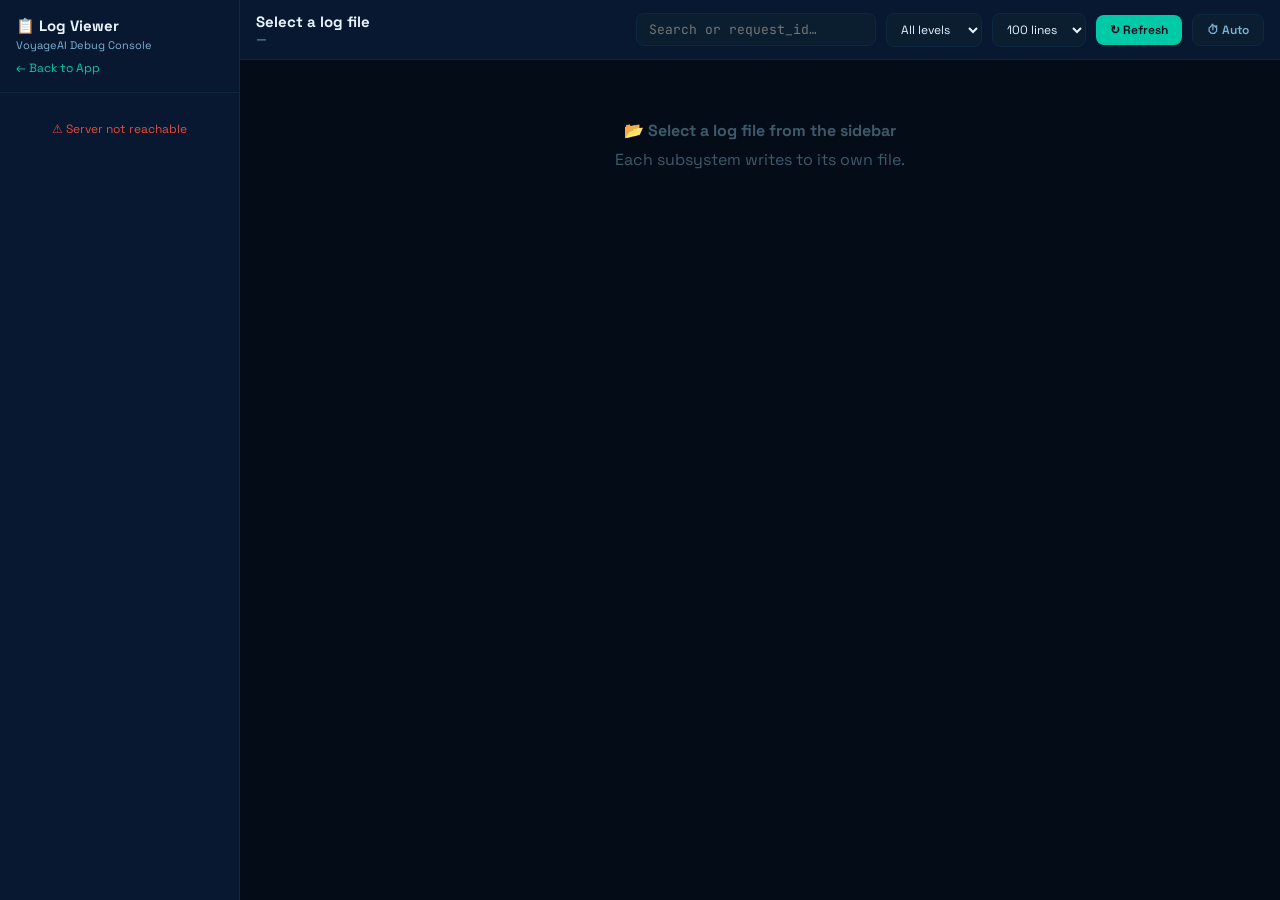
<file: frontend/logs.html>
<!DOCTYPE html>
<html lang="en">
<head>
  <meta charset="UTF-8">
  <meta name="viewport" content="width=device-width,initial-scale=1.0">
  <title>VoyageAI — Log Viewer</title>
  <link href="https://fonts.googleapis.com/css2?family=Space+Grotesk:wght@400;600;700&family=JetBrains+Mono:wght@400;500&display=swap" rel="stylesheet">
  <style>
    :root{--bg:#040C18;--bg2:#071830;--bg3:#0A1E30;--border:#0D2840;
      --teal:#00C9A7;--blue:#3BAADB;--amber:#F39C12;--red:#E74C3C;
      --green:#27AE60;--purple:#9B59B6;--text:#E8F4FD;--muted:#7FB3D3;
      --dim:#3D5A6B;--font:'Space Grotesk',sans-serif;--mono:'JetBrains Mono',monospace}
    *,*::before,*::after{box-sizing:border-box;margin:0;padding:0}
    body{background:var(--bg);color:var(--text);font-family:var(--font);
         display:grid;grid-template-columns:240px 1fr;height:100vh;overflow:hidden}

    /* Sidebar */
    .sidebar{background:var(--bg2);border-right:1px solid var(--border);
      display:flex;flex-direction:column;overflow:hidden}
    .sb-head{padding:16px;border-bottom:1px solid var(--border)}
    .sb-title{font-size:15px;font-weight:700;display:flex;align-items:center;gap:8px}
    .sb-sub{font-size:11px;color:var(--muted);margin-top:3px}
    .back-link{display:block;font-size:12px;color:var(--teal);margin-top:8px;text-decoration:none}
    .back-link:hover{text-decoration:underline}
    .file-list{flex:1;overflow-y:auto;padding:8px}
    .file-item{padding:10px 12px;border-radius:8px;cursor:pointer;
      border:1px solid transparent;margin-bottom:4px;transition:all .2s}
    .file-item:hover{background:var(--bg3);border-color:var(--border)}
    .file-item.active{background:rgba(0,201,167,.08);border-color:var(--teal)}
    .fi-name{font-size:13px;font-weight:600;display:flex;align-items:center;gap:6px}
    .fi-meta{font-size:11px;color:var(--muted);margin-top:3px;font-family:var(--mono)}
    .fi-dot{width:7px;height:7px;border-radius:50%;flex-shrink:0}
    .dot-app{background:var(--teal)}   .dot-api{background:var(--blue)}
    .dot-mcp{background:var(--amber)}  .dot-llm{background:var(--purple)}
    .dot-guardrails{background:var(--green)} .dot-auth{background:#E91E8C}
    .dot-errors{background:var(--red)}

    /* Main */
    .main{display:flex;flex-direction:column;overflow:hidden}
    .toolbar{padding:12px 16px;border-bottom:1px solid var(--border);
      background:var(--bg2);display:flex;gap:10px;align-items:center;flex-wrap:wrap}
    .title-area{flex:1}
    .log-title{font-size:15px;font-weight:700}
    .log-meta{font-size:12px;color:var(--muted)}

    /* Search / controls */
    .search-input{background:var(--bg3);border:1px solid var(--border);
      color:var(--text);font-family:var(--mono);font-size:13px;
      padding:7px 12px;border-radius:8px;outline:none;width:240px}
    .search-input:focus{border-color:var(--teal)}
    .select{background:var(--bg3);border:1px solid var(--border);
      color:var(--text);font-family:var(--font);font-size:12px;
      padding:7px 10px;border-radius:8px;cursor:pointer;outline:none}
    .btn{padding:7px 14px;border-radius:8px;font-family:var(--font);
      font-size:12px;font-weight:600;cursor:pointer;border:none;transition:all .2s}
    .btn-teal{background:var(--teal);color:#040C18}
    .btn-teal:hover{background:#00A88A}
    .btn-dim{background:var(--bg3);border:1px solid var(--border);color:var(--muted)}
    .btn-dim:hover{border-color:var(--blue);color:var(--blue)}

    /* Log table */
    .log-area{flex:1;overflow-y:auto;padding:0}
    .log-area::-webkit-scrollbar{width:5px}
    .log-area::-webkit-scrollbar-thumb{background:var(--border);border-radius:3px}
    .log-row{display:grid;grid-template-columns:80px 64px 140px 1fr;gap:0;
      border-bottom:1px solid rgba(13,40,64,.6);font-size:12px;font-family:var(--mono);
      padding:5px 12px;align-items:center;cursor:pointer;transition:background .15s}
    .log-row:hover{background:var(--bg2)}
    .log-row.expanded{background:rgba(0,201,167,.04)}
    .log-row.lvl-ERROR,.log-row.lvl-CRITICAL{background:rgba(231,76,60,.06)}
    .log-row.lvl-WARNING{background:rgba(243,156,18,.04)}
    .ts{color:var(--dim)}
    .lvl{font-weight:700;font-size:11px;padding:2px 5px;border-radius:4px;text-align:center}
    .lvl-DEBUG{color:var(--dim)}
    .lvl-INFO{color:var(--teal)}
    .lvl-WARNING{color:var(--amber)}
    .lvl-ERROR,.lvl-CRITICAL{color:var(--red)}
    .logger-name{color:var(--blue);font-size:11px}
    .msg{color:var(--text)}
    .extra-row{display:none;background:var(--bg3);border-bottom:1px solid var(--border);
      padding:10px 16px;font-family:var(--mono);font-size:12px;
      white-space:pre-wrap;word-break:break-all;color:var(--muted);
      border-left:3px solid var(--border)}
    .extra-row.visible{display:block}
    .extra-row .key{color:var(--blue)}
    .extra-row .val-str{color:var(--teal)}
    .extra-row .val-num{color:var(--amber)}
    .extra-row .val-bool{color:var(--purple)}
    .extra-row .val-err{color:var(--red)}

    /* Empty / loading */
    .empty{text-align:center;padding:60px 20px;color:var(--dim)}
    .empty h3{font-size:16px;margin-bottom:8px}
    .pulse{animation:pulse 1.5s infinite}
    @keyframes pulse{0%,100%{opacity:1}50%{opacity:.4}}
  </style>
</head>
<body>

<!-- SIDEBAR -->
<aside class="sidebar">
  <div class="sb-head">
    <div class="sb-title">📋 Log Viewer</div>
    <div class="sb-sub">VoyageAI Debug Console</div>
    <a class="back-link" href="/">← Back to App</a>
  </div>
  <div class="file-list" id="fileList">
    <div class="empty pulse" style="padding:20px;font-size:12px">Loading logs…</div>
  </div>
</aside>

<!-- MAIN -->
<main class="main">
  <div class="toolbar">
    <div class="title-area">
      <div class="log-title" id="logTitle">Select a log file</div>
      <div class="log-meta" id="logMeta">—</div>
    </div>
    <input class="search-input" id="searchInput" placeholder="Search or request_id…">
    <select class="select" id="levelFilter">
      <option value="">All levels</option>
      <option value="DEBUG">DEBUG</option>
      <option value="INFO">INFO</option>
      <option value="WARNING">WARNING</option>
      <option value="ERROR">ERROR</option>
    </select>
    <select class="select" id="nLines">
      <option value="50">50 lines</option>
      <option value="100" selected>100 lines</option>
      <option value="250">250 lines</option>
      <option value="500">500 lines</option>
    </select>
    <button class="btn btn-teal" onclick="refresh()">↻ Refresh</button>
    <button class="btn btn-dim"  onclick="toggleAutoRefresh()">⏱ Auto</button>
  </div>

  <div class="log-area" id="logArea">
    <div class="empty">
      <h3>📂 Select a log file from the sidebar</h3>
      <p>Each subsystem writes to its own file.</p>
    </div>
  </div>
</main>

<script>
const API          = 'http://localhost:5000/api';
let currentFile    = null;
let autoRefreshIv  = null;
let autoRefreshOn  = false;

// ── Init ──────────────────────────────────────────────────────
(async () => {
  await loadFileList();
  // Auto-open errors.log if it has content
  const hash = location.hash.slice(1);
  if (hash) openLog(hash);
})();

// ── File list ──────────────────────────────────────────────────
async function loadFileList() {
  const r = await fetch(`${API}/logs`).catch(() => null);
  if (!r?.ok) {
    document.getElementById('fileList').innerHTML =
      '<div class="empty" style="padding:20px;font-size:12px;color:var(--red)">⚠ Server not reachable</div>';
    return;
  }
  const { files = [] } = await r.json();

  const DOTS = { app:'dot-app', api:'dot-api', mcp:'dot-mcp', llm:'dot-llm',
                 guardrails:'dot-guardrails', auth:'dot-auth', errors:'dot-errors' };
  const ICONS = { app:'🏠', api:'🌐', mcp:'🔌', llm:'🤖',
                  guardrails:'🛡️', auth:'🔑', errors:'🚨' };

  document.getElementById('fileList').innerHTML = files.length ? files.map(f => `
    <div class="file-item" onclick="openLog('${f.stem}')" id="fi-${f.stem}">
      <div class="fi-name">
        <div class="fi-dot ${DOTS[f.stem]||'dot-app'}"></div>
        ${ICONS[f.stem]||'📄'} ${f.stem}.log
      </div>
      <div class="fi-meta">${f.size_human} · ${f.lines.toLocaleString()} lines</div>
    </div>`).join('') :
    '<div class="empty" style="padding:20px;font-size:12px">No logs yet — make some API calls first</div>';
}

// ── Open log ───────────────────────────────────────────────────
async function openLog(stem) {
  currentFile = stem;
  location.hash = stem;

  // Highlight sidebar
  document.querySelectorAll('.file-item').forEach(el => el.classList.remove('active'));
  document.getElementById(`fi-${stem}`)?.classList.add('active');

  document.getElementById('logTitle').textContent = `${stem}.log`;
  document.getElementById('logArea').innerHTML =
    '<div class="empty pulse" style="padding:40px">Loading…</div>';

  await loadLines();
}

// ── Load / search lines ────────────────────────────────────────
async function loadLines() {
  if (!currentFile) return;

  const q      = document.getElementById('searchInput').value.trim();
  const level  = document.getElementById('levelFilter').value;
  const n      = document.getElementById('nLines').value;

  let url;
  if (q || level) {
    url = `${API}/logs/${currentFile}/search?n=${n}`;
    if (q)     url += `&q=${encodeURIComponent(q)}`;
    if (level) url += `&level=${level}`;
  } else {
    url = `${API}/logs/${currentFile}?n=${n}`;
  }

  const r = await fetch(url).catch(() => null);
  if (!r?.ok) {
    document.getElementById('logArea').innerHTML =
      '<div class="empty" style="color:var(--red)">⚠ Failed to load log</div>';
    return;
  }

  const { lines = [], results = [], count = 0 } = await r.json();
  const rows = q || level ? results : lines;

  document.getElementById('logMeta').textContent =
    `${count || rows.length} lines${q ? ` matching "${q}"` : ''}${level ? ` · level=${level}` : ''}`;

  if (!rows.length) {
    document.getElementById('logArea').innerHTML =
      '<div class="empty"><h3>No log entries</h3><p>Make API calls to generate logs.</p></div>';
    return;
  }

  document.getElementById('logArea').innerHTML =
    rows.map((row, i) => renderRow(row, i)).join('');
}

function refresh() {
  loadFileList();
  loadLines();
}

function toggleAutoRefresh() {
  autoRefreshOn = !autoRefreshOn;
  const btn = document.querySelector('.btn-dim');
  if (autoRefreshOn) {
    btn.textContent = '⏱ Auto ON';
    btn.style.color = 'var(--teal)';
    autoRefreshIv = setInterval(refresh, 3000);
  } else {
    btn.textContent = '⏱ Auto';
    btn.style.color = '';
    clearInterval(autoRefreshIv);
  }
}

// ── Search on Enter ────────────────────────────────────────────
document.getElementById('searchInput').addEventListener('keydown', e => {
  if (e.key === 'Enter') loadLines();
});
document.getElementById('levelFilter').addEventListener('change', loadLines);
document.getElementById('nLines').addEventListener('change', loadLines);

// ── Row renderer ───────────────────────────────────────────────
function renderRow(row, i) {
  if (row.raw) {
    return `<div class="log-row" style="grid-template-columns:1fr">
      <span style="color:var(--dim)">${esc(row.raw)}</span></div>`;
  }

  const ts    = (row.ts||'').slice(11,23);
  const lvl   = row.level || 'INFO';
  const lgr   = (row.logger||'').replace('voyage.','');
  const msg   = row.message || '';
  const rid   = row.request_id ? `<span style="color:var(--dim);font-size:10px"> #${row.request_id}</span>` : '';

  // Build extras (exclude base fields)
  const skip = new Set(['ts','level','logger','message','module','function','line',
                        'thread','request_id','elapsed_ms','exc_info']);
  const extras = Object.entries(row).filter(([k]) => !skip.has(k));

  return `
<div class="log-row lvl-${lvl}" onclick="toggleExtra(${i})">
  <span class="ts">${ts}</span>
  <span class="lvl lvl-${lvl}">${lvl}</span>
  <span class="logger-name">${esc(lgr)}</span>
  <span class="msg">${esc(msg)}${rid}</span>
</div>
${extras.length ? `
<div class="extra-row" id="extra-${i}">
${extras.map(([k,v]) => `  <span class="key">${esc(k)}</span>: ${renderVal(v)}`).join('\n')}
</div>` : ''}`;
}

function toggleExtra(i) {
  const el = document.getElementById(`extra-${i}`);
  if (el) el.classList.toggle('visible');
}

function renderVal(v) {
  if (typeof v === 'string')  return `<span class="val-str">"${esc(v)}"</span>`;
  if (typeof v === 'number')  return `<span class="val-num">${v}</span>`;
  if (typeof v === 'boolean') return `<span class="val-bool">${v}</span>`;
  if (v === null)             return `<span class="val-bool">null</span>`;
  if (Array.isArray(v))       return `<span class="val-str">${esc(JSON.stringify(v))}</span>`;
  if (typeof v === 'object')  return `<span class="val-str">${esc(JSON.stringify(v))}</span>`;
  return esc(String(v));
}

function esc(s) {
  return String(s).replace(/&/g,'&amp;').replace(/</g,'&lt;').replace(/>/g,'&gt;');
}
</script>
</body>
</html>
</file>
